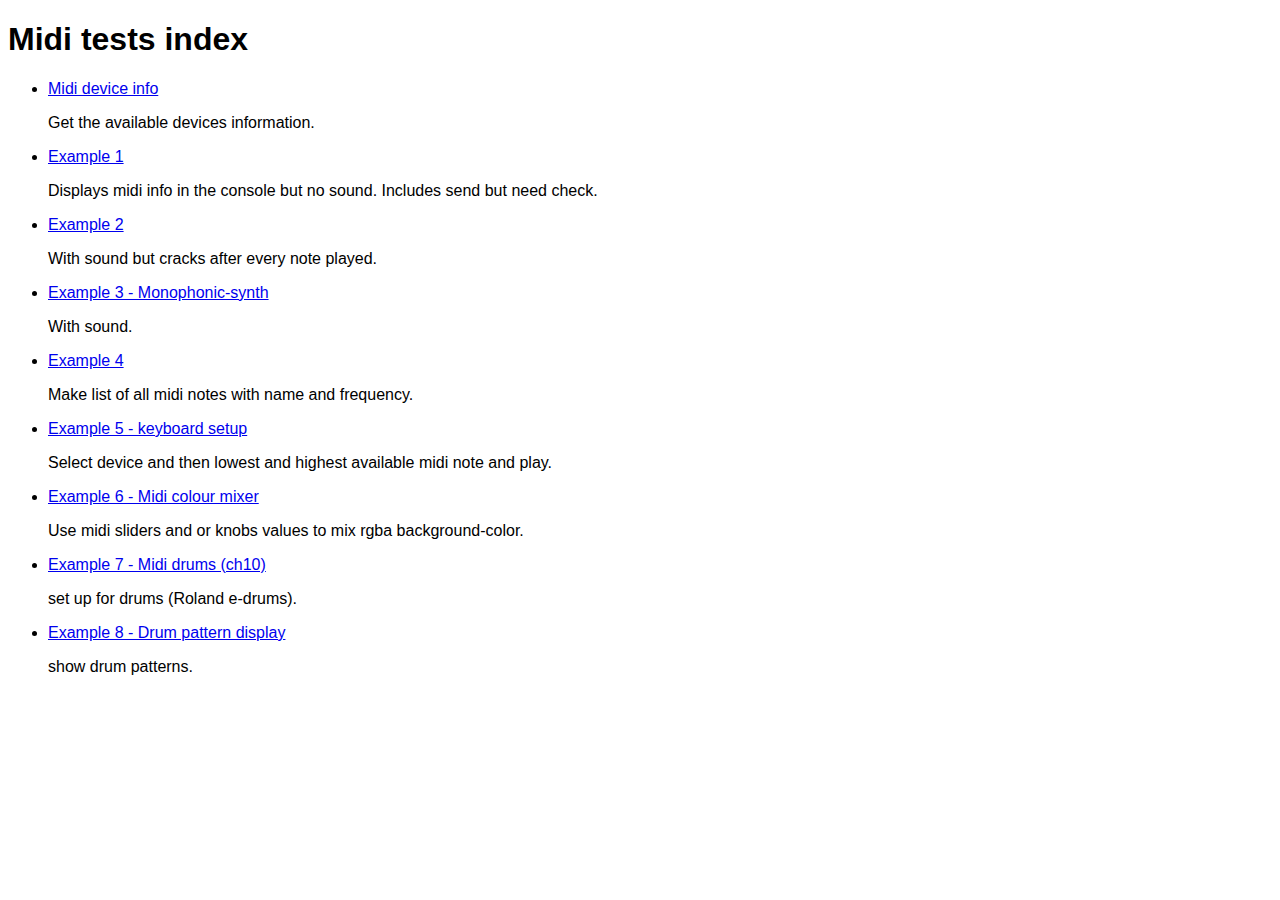
<file: index.html>
<!DOCTYPE html>
<html lang="en">
<head>
    <meta charset="UTF-8">
    <meta http-equiv="X-UA-Compatible" content="IE=edge">
    <meta name="viewport" content="width=device-width, initial-scale=1.0">
    <title>Midi - tests index</title>
    <style>body{font-family: Arial, Helvetica, sans-serif};p{margin-top: 0};</style>
</head>
<body>
<h1>Midi tests index</h1>
<ul>
    <li><a href="./midi-device.html">Midi device info</a><p>Get the available devices information.</p></li>
    <li><a href="./example-1.html">Example 1</a><p>Displays midi info in the console but no sound. Includes send but need check.</p></li>
    <li><a href="./example-2.html">Example 2</a><p>With sound but cracks after every note played.</p></li>
    <li><a href="./example-3.html">Example 3 - Monophonic-synth</a><p>With sound.</p></li>
    <li><a href="./example-4.html">Example 4</a><p>Make list of all midi notes with name and frequency.</p></li>
    <li><a href="./example-5.html">Example 5 - keyboard setup</a><p>Select device and then lowest and highest available midi note and play.</p></li>
    <li><a href="./example-6.html">Example 6 - Midi colour mixer</a><p>Use midi sliders and or knobs values to mix rgba background-color.</p></li>
    <li><a href="./example-7.html">Example 7 - Midi drums (ch10)</a><p>set up for drums (Roland e-drums).</p></li>
    <li><a href="./example-8.html">Example 8 - Drum pattern display</a><p> show drum patterns.</p></li>
</ul>
</body>
</html>
</file>
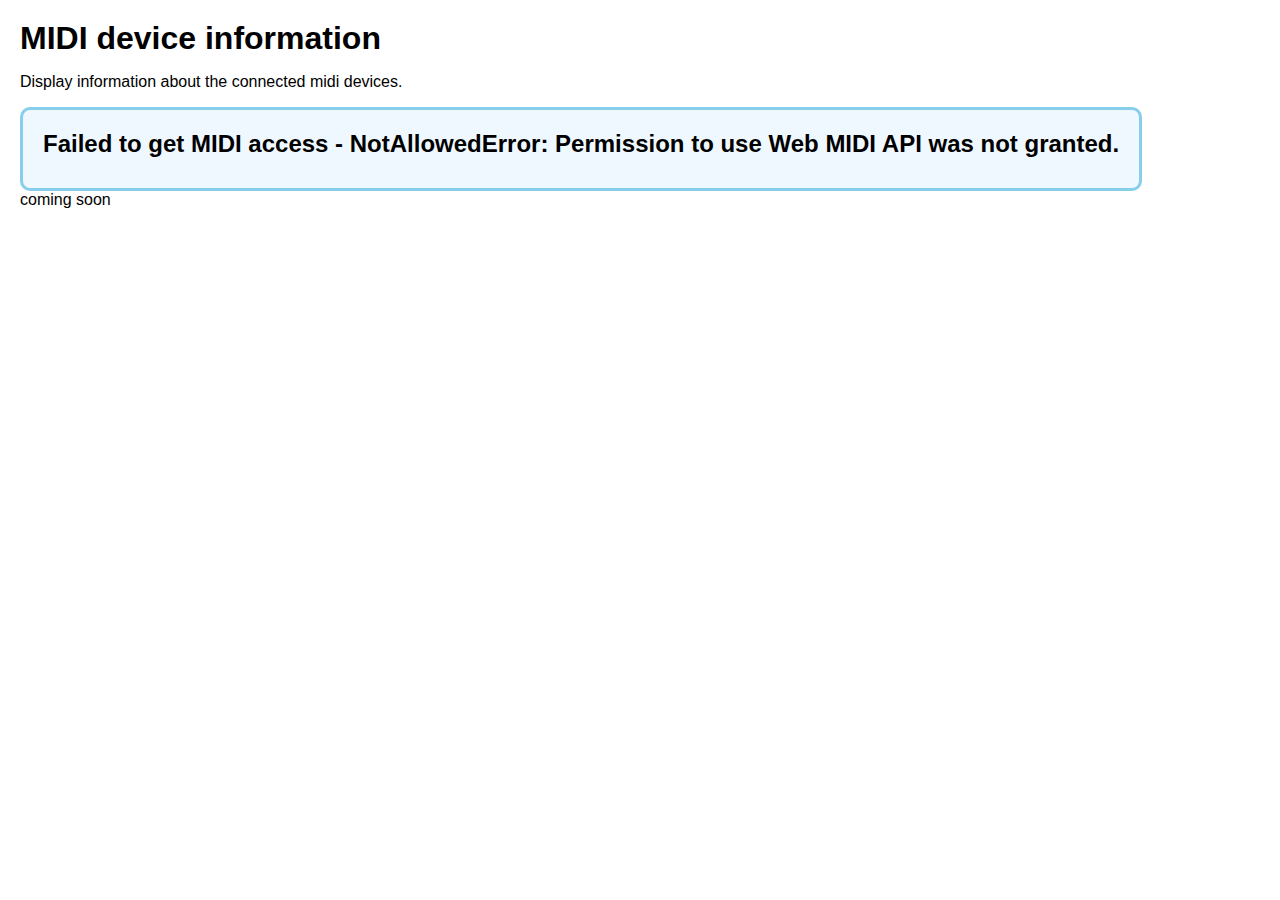
<file: all-midi-info.html>
<!DOCTYPE html>
<html lang="en">
<head>
    <meta charset="UTF-8">
    <meta name="viewport" content="width=device-width, initial-scale=1.0">
    <title>All Midi Information Received</title>

        <style>
        body{font-family: Arial, Helvetica, sans-serif; margin: 20px;}
        h1{margin: 0;}
        h2{margin: 0 0 10px 0;}
        .midiDevices{background-color:aliceblue; padding: 20px; border-radius: 10px; display:inline-block; border:solid 3px skyblue}
        .midiDevices p{font-weight: bold}
        .midiDevices li{margin-bottom: 5px;}
        .info{border: solid 3px lightgreen; background-color: snow; padding: 10px; border-radius: 10px; display:inline-block;}
    </style>
</head>
<body>
        <h1>MIDI device information</h1>
    <p>Display information about the connected midi devices.</p>

    <div class="midiDevices">
        <h2 class="midiSupport"></h2>
    </div>
    <div class="midiEvents">coming soon</div>
 <script src="./all-midi-info.js"></script>
</body>
</html>
</file>
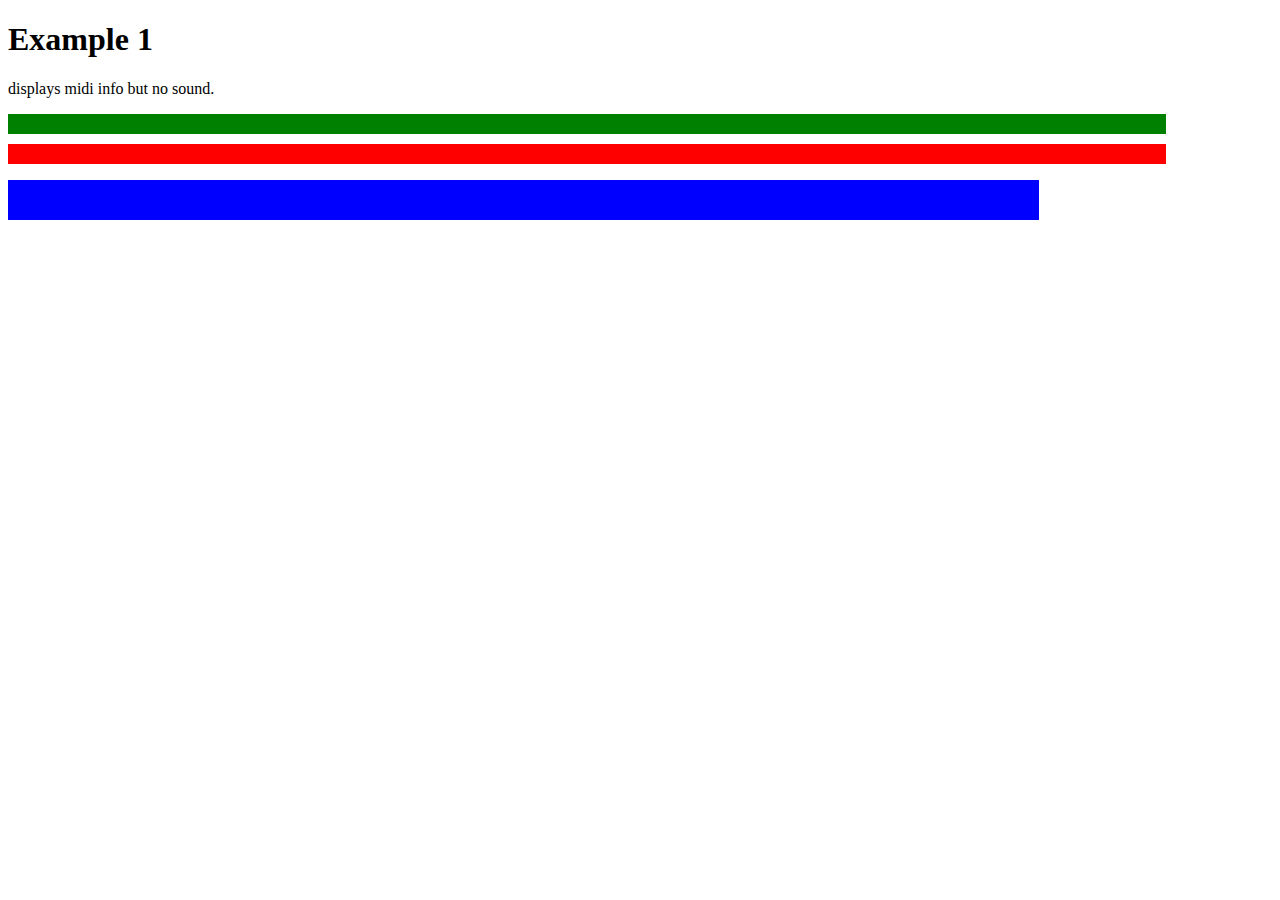
<file: example-1.html>
<!DOCTYPE html>
<html lang="en">
<head>
    <meta charset="UTF-8">
    <meta http-equiv="X-UA-Compatible" content="IE=edge">
    <meta name="viewport" content="width=device-width, initial-scale=1.0">
    <title>Midi - Example 1</title>
    <style>
        #display{
            background-color: blue;
            width:80%;
            padding:10px;
            min-height:20px;
            color: white;}
        #midi-in{
            background-color: green; color: white;padding: 10px;width:90%; margin-block: 10px;
        }
        #midi-out{background-color: red; color: white;;padding: 10px;width:90%;}
    </style>
</head>
<body>
    <h1>Example 1</h1>
    <p>displays midi info but no sound.</p>
    <div id ="midi-in"></div>
    <div id ="midi-out"></div>
    <ul id="display"></ul>
    
    <script src="./example-1.js"></script>
</body>
</html>
</file>
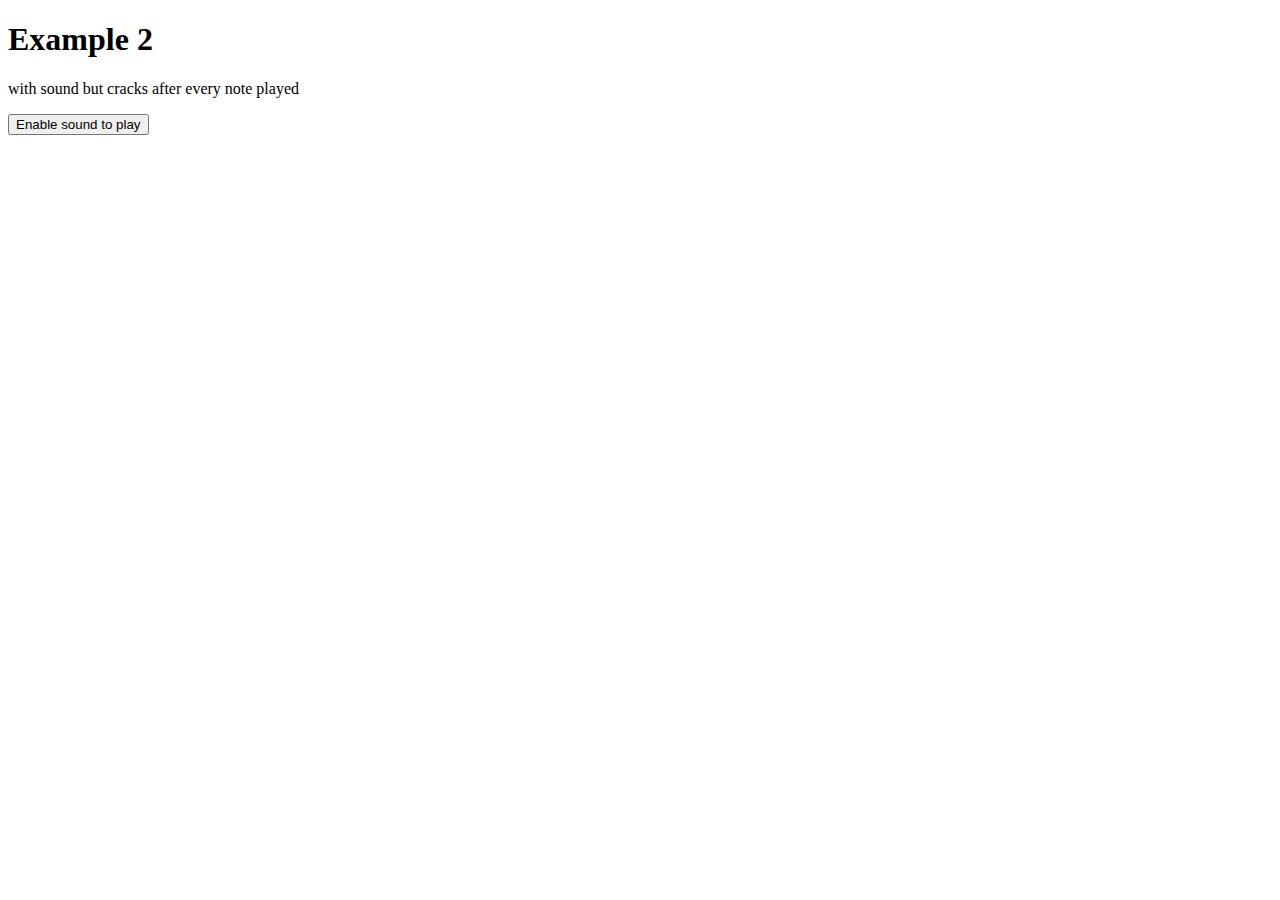
<file: example-2.html>
<!DOCTYPE html>
<html lang="en">
<head>
    <meta charset="UTF-8">
    <meta http-equiv="X-UA-Compatible" content="IE=edge">
    <meta name="viewport" content="width=device-width, initial-scale=1.0">
    <title>Midi - example 2</title>
</head>
<body>
    <h1>Example 2</h1>
    <p>with sound but cracks after every note played</p>
    <button>Enable sound to play</button>

    <script src="./example-2.js"></script>
</body>
</html>
</file>
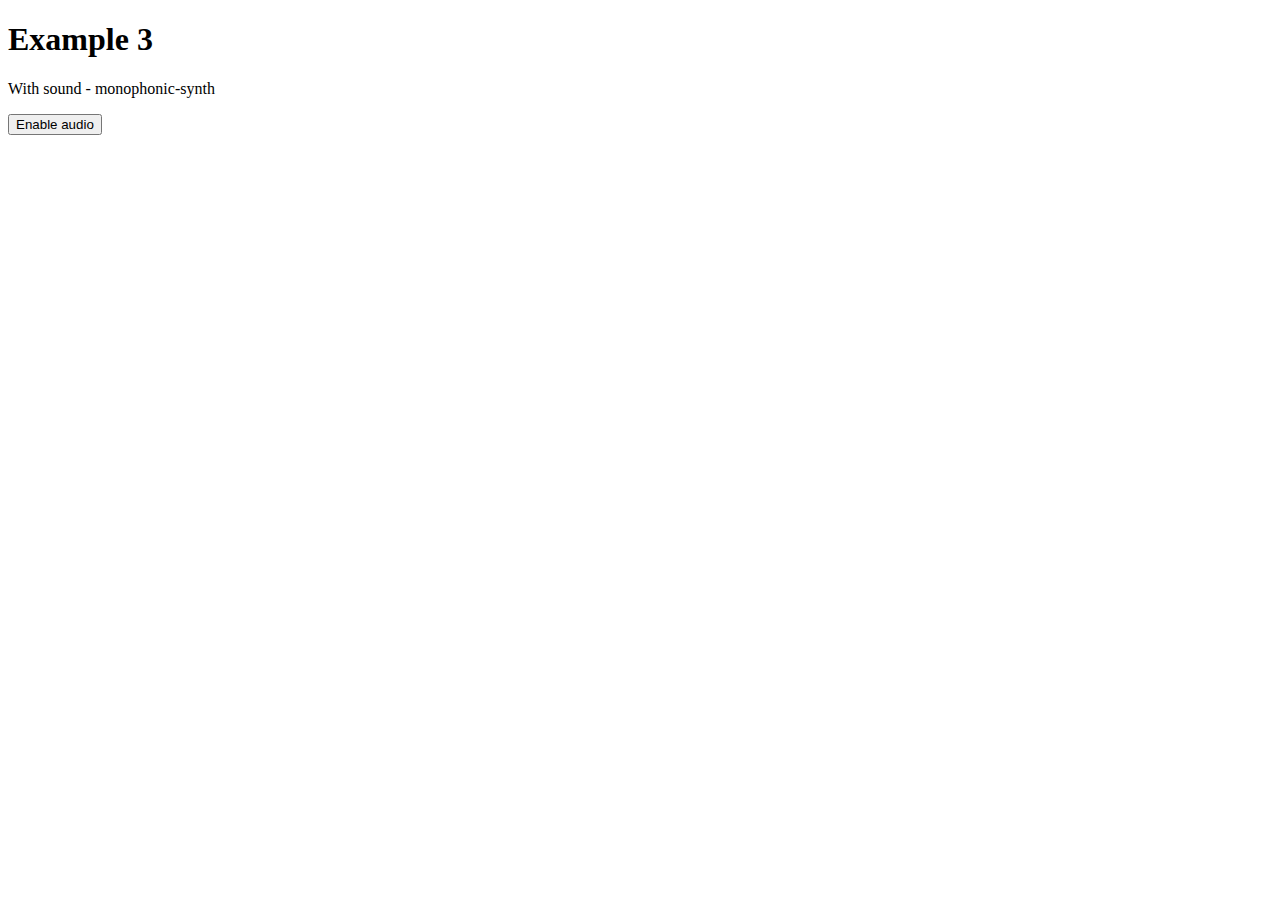
<file: example-3.html>
<!DOCTYPE html>
<html lang="en">
<head>
    <meta charset="UTF-8">
    <meta http-equiv="X-UA-Compatible" content="IE=edge">
    <meta name="viewport" content="width=device-width, initial-scale=1.0">
    <title>Midi - Example 3</title>
</head>
<body>
    <h1>Example 3</h1>
    <p>With sound - monophonic-synth</p>
    <button>Enable audio</button>

    <script src="./monophonic-synth.js"></script>
</body>
</html>
</file>
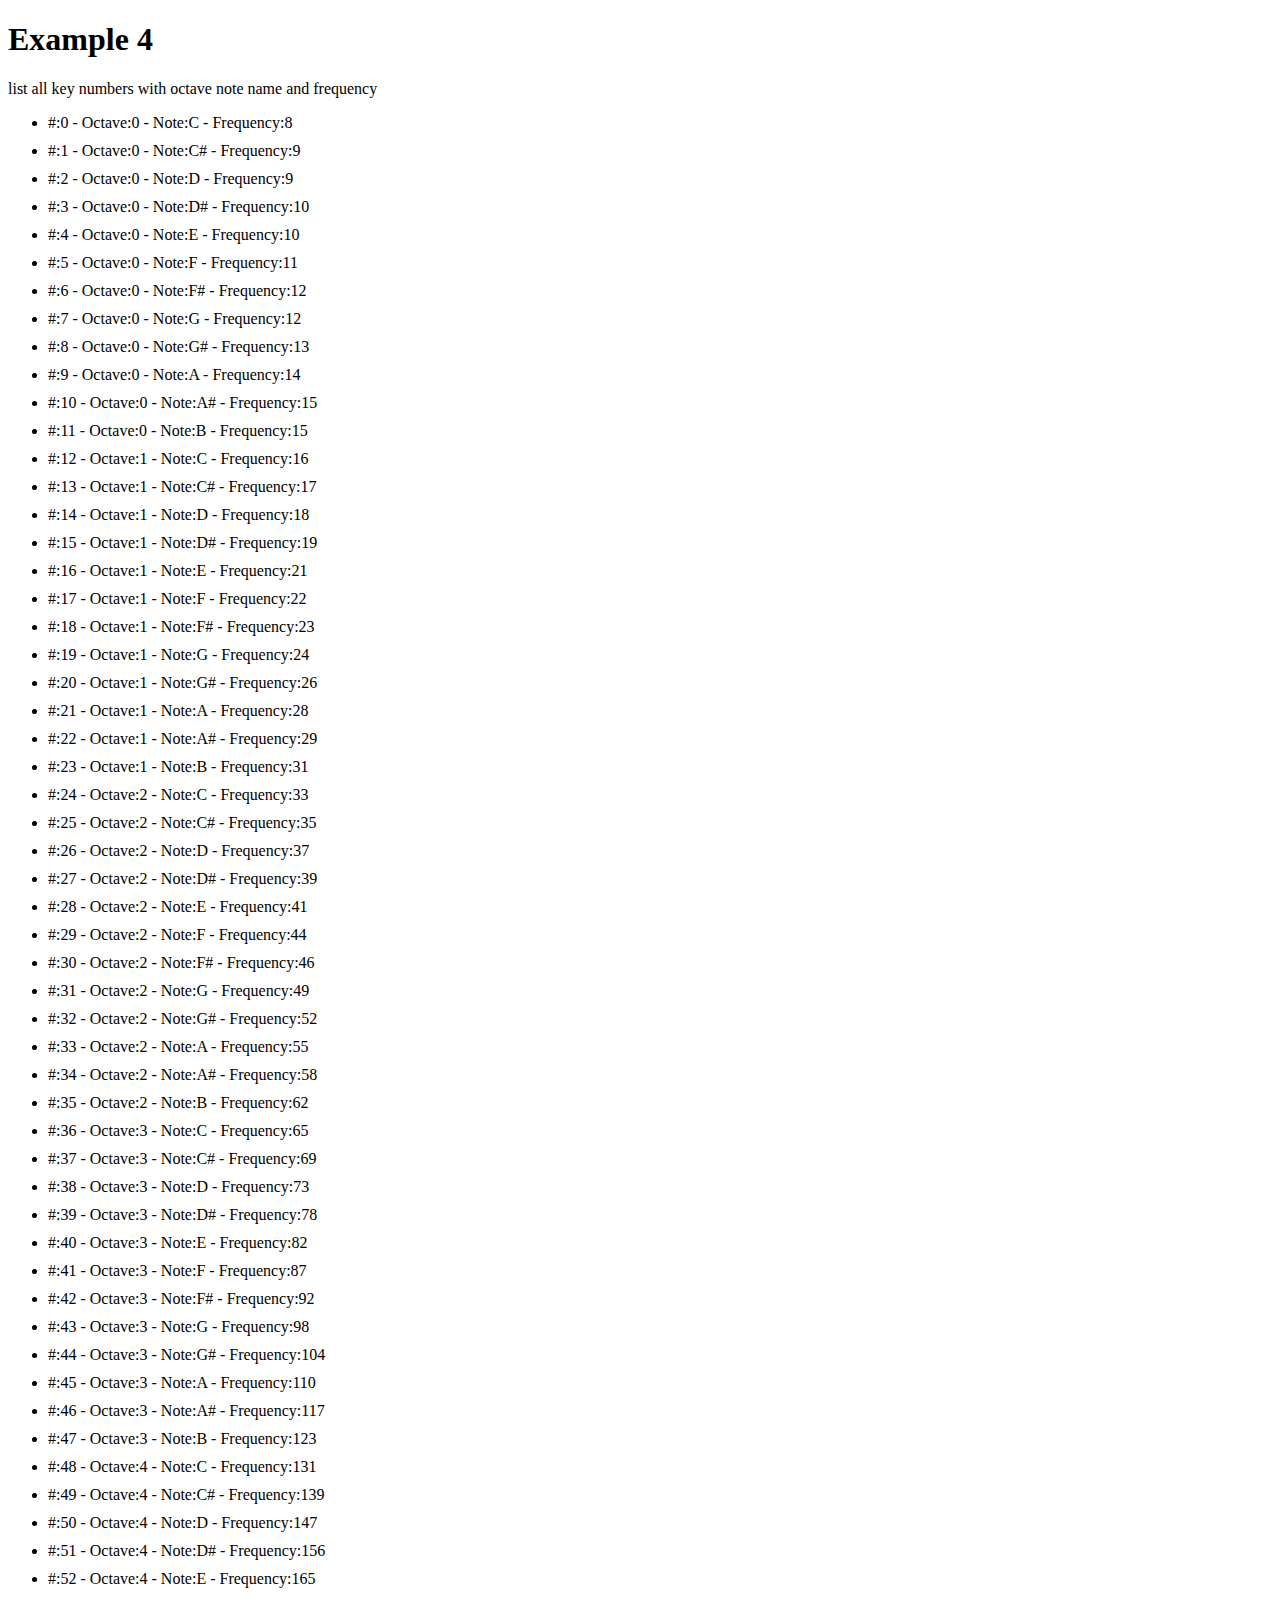
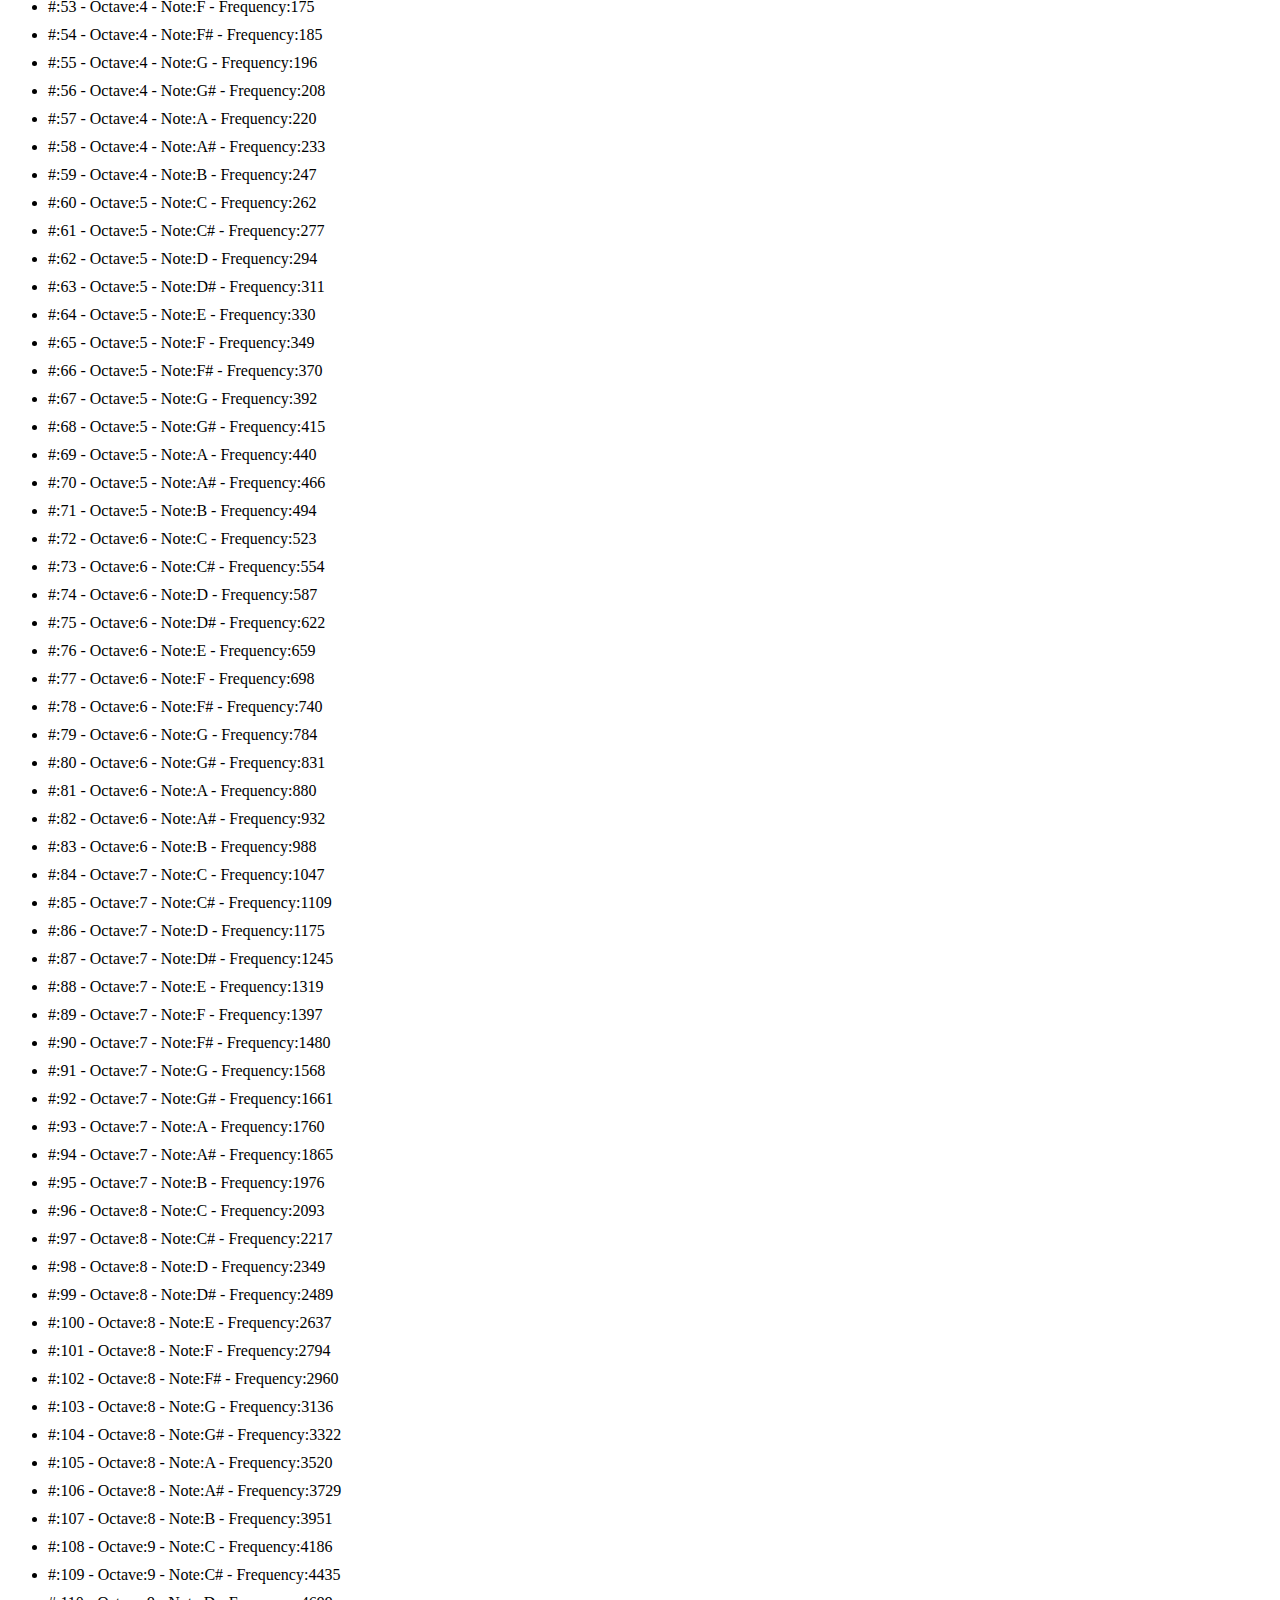
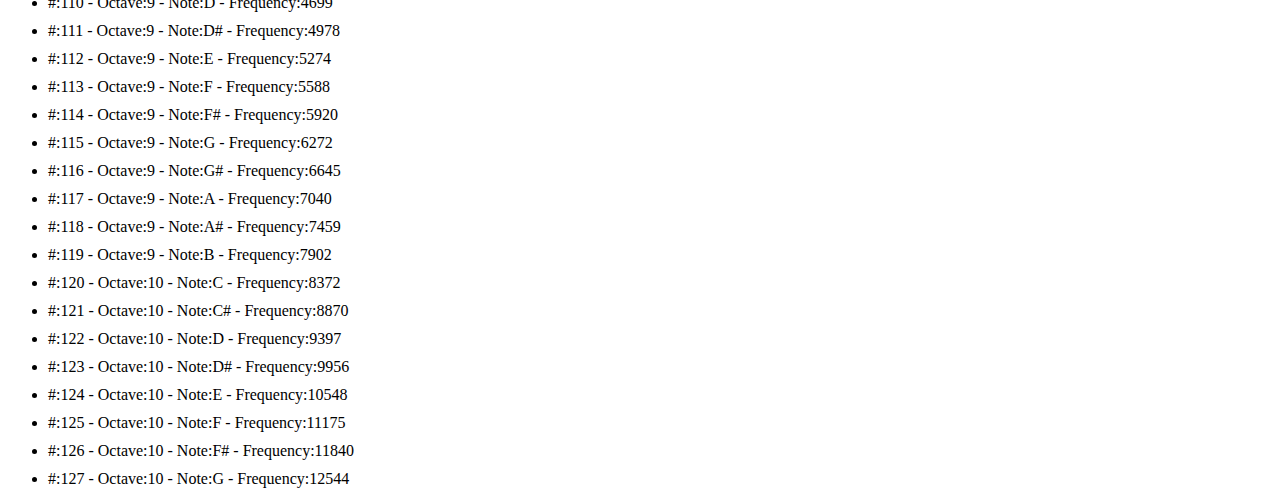
<file: example-4.html>
<!DOCTYPE html>
<html lang="en">
<head>
    <meta charset="UTF-8">
    <meta http-equiv="X-UA-Compatible" content="IE=edge">
    <meta name="viewport" content="width=device-width, initial-scale=1.0">
    <title>Midi - Example 4</title>
    <style>li{margin-bottom: 10px;}</style>
</head>
<body>
    <h1>Example 4</h1>
    <p>list all key numbers with octave note name and frequency</p>
    <!-- <button>Enable audio</button> -->
    <ul class="display"></ul>

    <script src="./example-4.js"></script>
</body>
</html>
</file>
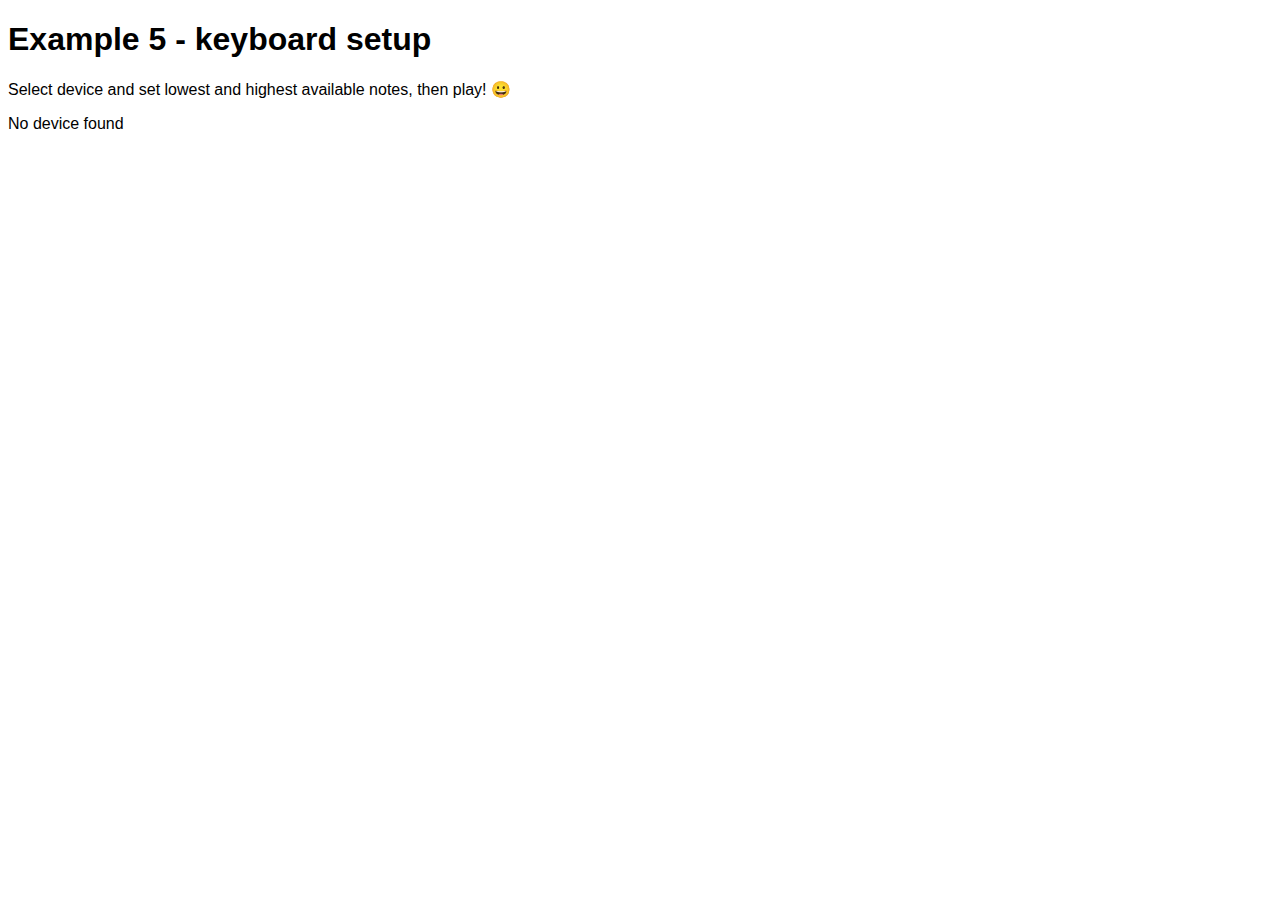
<file: example-5.html>
<!DOCTYPE html>
<html lang="en">
<head>
    <meta charset="UTF-8">
    <meta http-equiv="X-UA-Compatible" content="IE=edge">
    <meta name="viewport" content="width=device-width, initial-scale=1.0">
    <title>Midi - Example 5 - keyboard setup</title>
    <style>
        body{font-family: Arial, Helvetica, sans-serif;}
        .big{font-size: 22px;}
        li{margin-bottom: 10px;}
        .notes{margin: 0; padding:5px; border: solid 1px black; display: inline-block;}
        .notes li{display: inline-block; border:solid 1px black; margin:2px; padding:3px}
        .notes li.sharp {background-color: black; color: white; margin-top: 0}
        .notes li.C {background-color: lightpink; color: black; margin-top: 0}
        .notes li.sel {background-color: hotpink;}
        .notes li.A.sel{background-color: orange;}
        .notes li.B.sel{background-color: lime;}
        .notes li.C.sel{background-color: fuchsia;}
        .notes li.D.sel{background-color: orangered;}
        .notes li.E.sel{background-color: yellow;}
        .notes li.F.sel{background-color: purple;}
        .notes li.G.sel{background-color: red;}
        div.noteShow{margin-top: 10px; text-align: center; position: relative;height:60px;box-sizing: border-box;}
        div.noteShow div{
            box-sizing: border-box;
            position: relative;
            display:inline-block;
            width:60px; 
            height: 60px;
            overflow: hidden;
            border:solid 3px hotpink; 
            margin: 5px;text-align:center; padding: 5px; border-radius: 10px; font-size: 27px; font-weight: bold;}
        .noteShow sub{font-weight: normal; color: gray}
        .noteShow sup{font-weight: normal; margin: 0;}
    </style>
</head>
<body>
    <h1>Example 5 - keyboard setup</h1>
    <p>Select device and set lowest and highest available notes, then play! 😀</p>
    <p class="selectedDevice"></p>
    <p class="low"></p>
    <p class="high"></p>
    <div class="summary"></div>
    <div class="noteShow"></div>

    <script src="./example-5.js"></script>
</body>
</html>
</file>
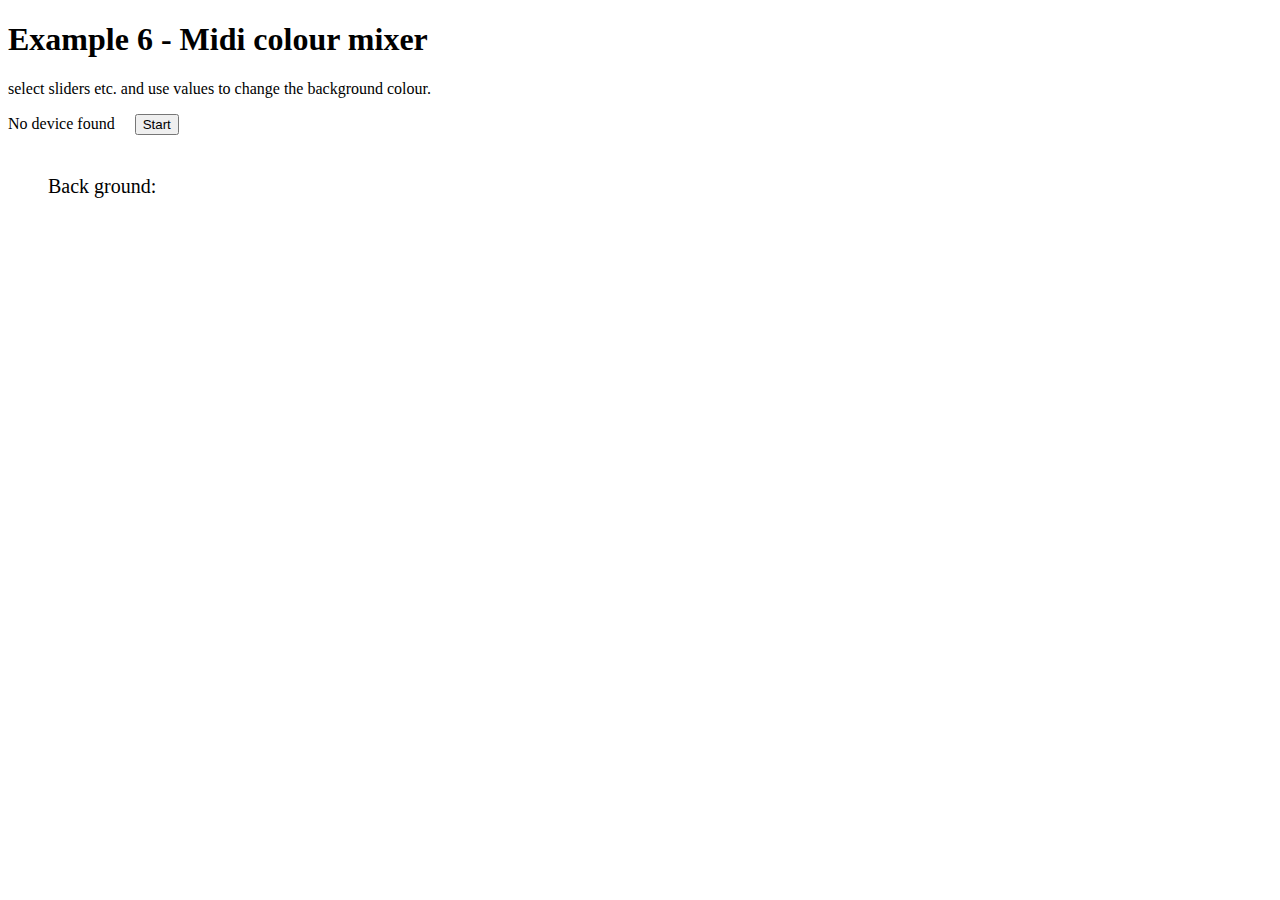
<file: example-6.html>
<!DOCTYPE html>
<html lang="en">
<head>
    <meta charset="UTF-8">
    <meta http-equiv="X-UA-Compatible" content="IE=edge">
    <meta name="viewport" content="width=device-width, initial-scale=1.0">
    <title>Midi - Example 6 - Midi colour mixer</title>
    <style>body{height: 100%; width: 100%; background-color:rgba(0, 0, 0, 0);}
        .display{display: inline-block; margin-right: 20px;}
        .colour{background-color: white; padding: 10px; font-size: 20px;display: inline-block;margin: 30px;}
    </style>
</head>
<body>
    <h1>Example 6 - Midi colour mixer</h1>
    <p>select sliders etc. and use values to change the background colour.</p>
    <div class="display"></div><button>Start</button>
    <div class="sliders"></div>
    <div class="colour">Back ground:<span></span></div>

    <script src="./example-6.js"></script>
</body>
</html>
</file>
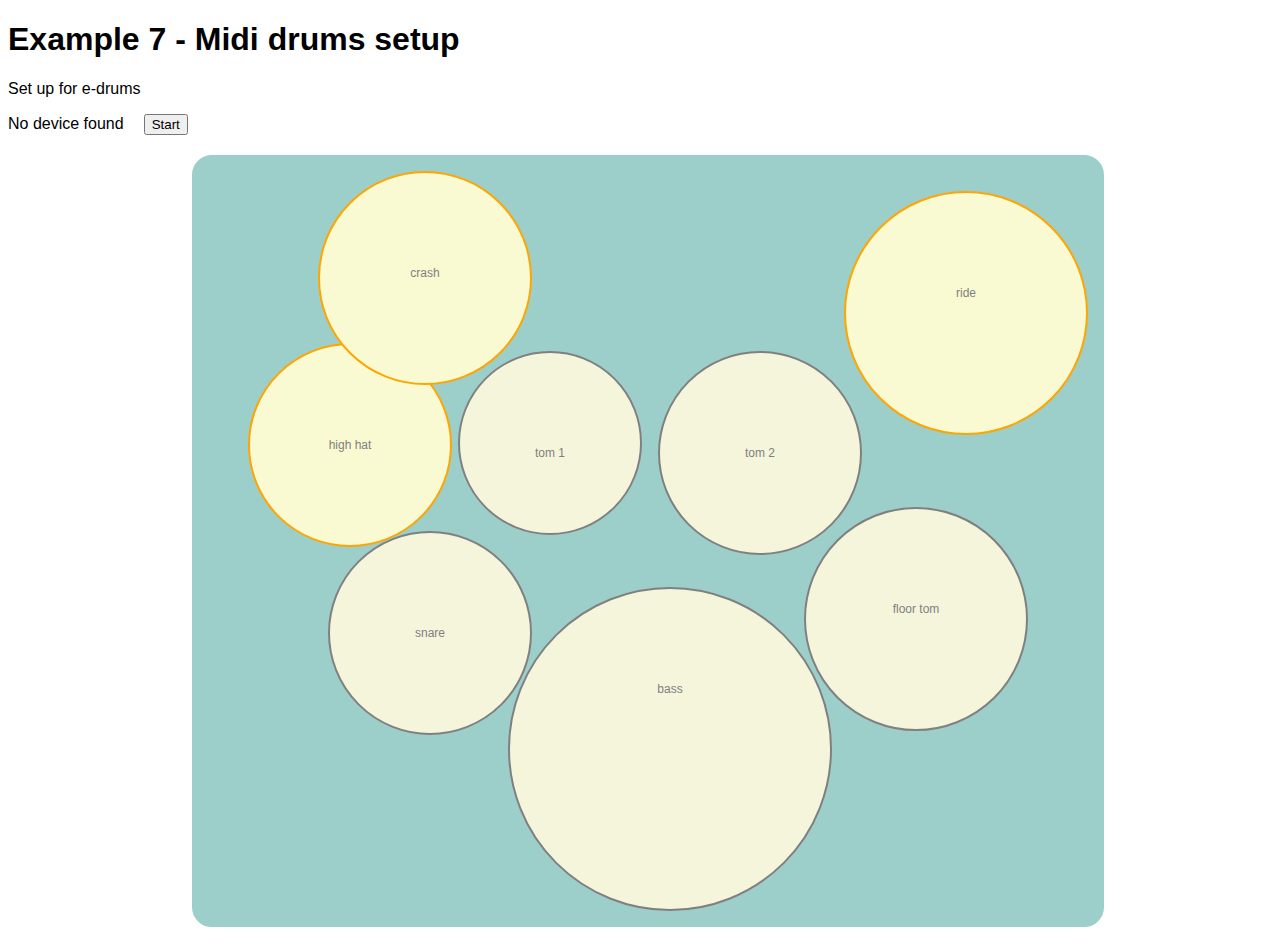
<file: example-7.html>
<!DOCTYPE html>
<html lang="en">
<head>
    <meta charset="UTF-8">
    <meta http-equiv="X-UA-Compatible" content="IE=edge">
    <meta name="viewport" content="width=device-width, initial-scale=1.0">
    <title>Midi - Example 7 - Midi drums setup</title>
    <style>body{height: 100%; width: 100%; background-color:rgba(0, 0, 0, 0); font-family:Arial, Helvetica, sans-serif;}
        .display{display: inline-block; margin-right: 20px;}
        .colour{background-color: white; padding: 10px; font-size: 20px;display: inline-block;margin: 30px;}
        .drums{border:solid 16px rgb(156, 206, 202); position: relative; height:740px; width: 880px; margin: 20px auto; border-radius: 20px; background-color: rgb(156, 206, 202);}
        .drums div{
            font-size: 12px;
            color: grey;
            text-align: center; 
            line-height: 200px;
             height: 200px; 
             width: 200px; 
             border-radius: 50%; 
             border: solid 2px grey; 
             background-color: beige;
             position: absolute;
            }
        .drums .highHat {background-color: lightgoldenrodyellow; border-color: orange; top:172px; left:40px}
        .drums .snare {top:360px; left:120px}
        .drums .bass {height: 320px; width: 320px; bottom:0; left: 300px;} 
        .drums .tom1 {height: 180px; width: 180px; left:250px; top:180px}
        .drums .tom2 {left:450px; top:180px}
        .drums .floorTom {height: 220px; width: 220px; right: 60px; bottom:180px}
        .drums .ride{background-color: lightgoldenrodyellow; border-color: orange; height: 240px; width: 240px; top:20px; right:0}
        .drums .crash{background-color: lightgoldenrodyellow; border-color: orange; height: 210px; width: 210px; top:0; left:110px}
        .drums div.active{border-color: greenyellow; background-color: lightgreen;}   
    </style>
</head>
<body>
    <h1>Example 7 - Midi drums setup</h1>
    <p>Set up for e-drums</p>
    <div class="display"></div><button>Start</button>
    <div class="drums">
        <div class="snare">snare</div>
        <div class="highHat">high hat</div>
        <div class="bass">bass</div>
        <div class="tom1">tom 1</div>
        <div class="tom2">tom 2</div>
        <div class="floorTom">floor tom</div>
        <div class="crash">crash</div>
        <div class="ride">ride</div>
    </div>

    <script src="./example-7.js"></script>
</body>
</html>
</file>
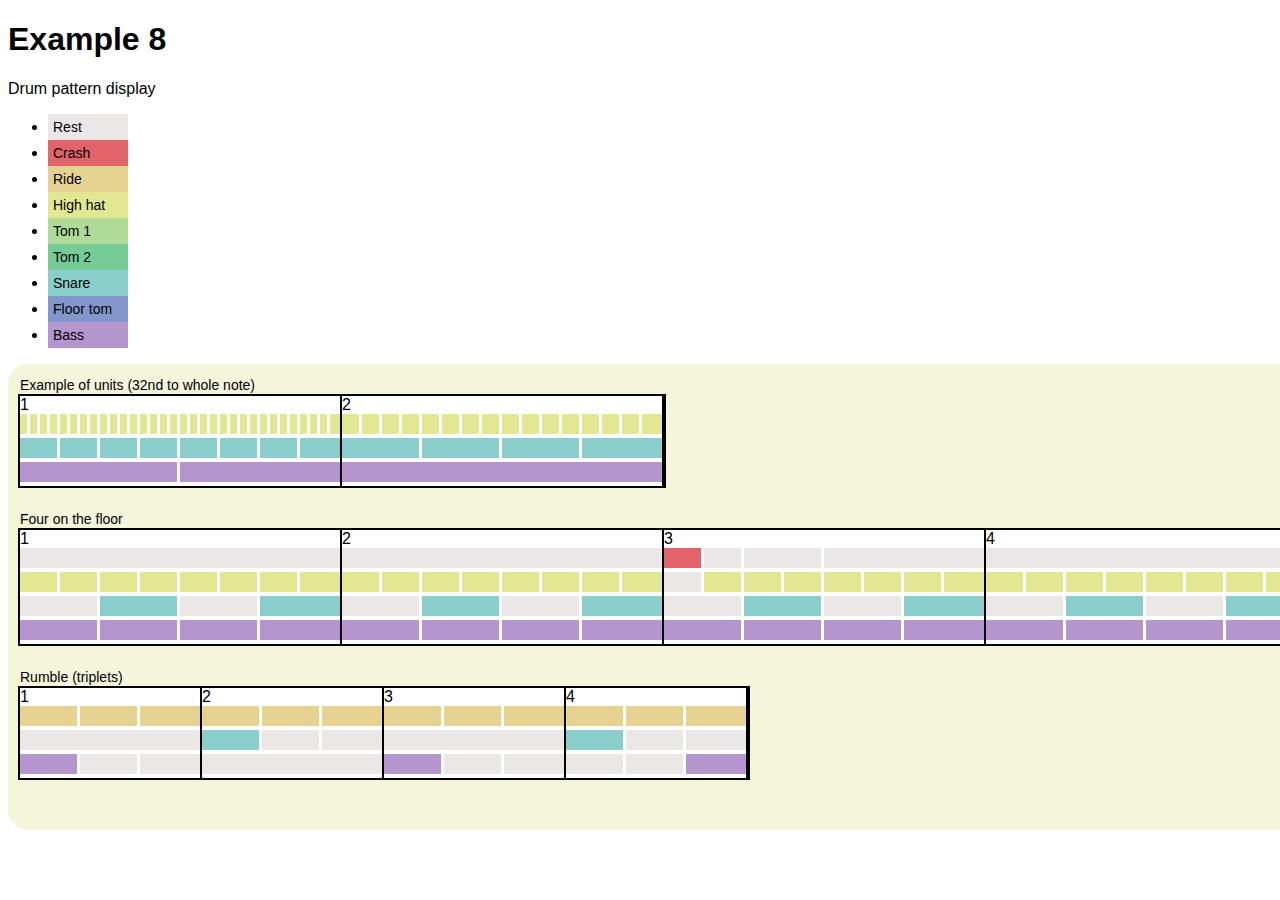
<file: example-8.html>
<!DOCTYPE html>
<html lang="en">
<head>
    <meta charset="UTF-8">
    <meta http-equiv="X-UA-Compatible" content="IE=edge">
    <meta name="viewport" content="width=device-width, initial-scale=1.0">
    <title>Midi - Example 8 Audio APi timing</title>
    <style>
        body{font-family: Arial, Helvetica, sans-serif;}
        .display{background-color: beige; width:max-content; padding:10px; border-radius: 20px}
        .display section{background-color: white; margin-bottom:40px; margin-top:20px;border: solid 2px black; width:max-content;;position: relative;}
        .display section p.title{position: absolute; top:-33px; font-size: 14px;}
        .display .bar{border-right: solid 2px black; height:100%; display: inline-block;}

        .bar div span{display: inline-block; height:20px; width: 80px; background-color: rgb(206, 170, 149); border-right: solid 3px white; box-sizing: border-box;}
        .bar div span:last-child{ border-right: none;}

        div.snare span{ background-color:rgb(137, 206, 202)}
        div.tom1 span{ background-color:rgb(176, 218, 152)}
        div.tom2 span{ background-color:rgb(118, 204, 151)}
        div.floorTom span{ background-color:rgb(131, 150, 204)}
        div.bass span{ background-color:rgb(180, 149, 206)}
        div.highHat span{ background-color: rgb(226, 231, 145)}
        div.ride span{ background-color: rgb(231, 211, 145)}
        div.crash span{ background-color: rgb(226, 99, 105)}
        div span.rest{ background-color: rgb(236, 231, 231)}
        ul li.bar div span {padding:5px; font-size: 14px; height: max-content;}
    </style>
</head>
<body>
    <h1>Example 8</h1>
    <p>Drum pattern display</p>
    <ul>
        <li class="bar"><div><span class="rest">Rest</span></div></li>
        <li class="bar"><div class="crash"><span>Crash</span></div></li>
        <li class="bar"><div class="ride"><span>Ride</span></div></li>
        <li class="bar"><div class="highHat"><span>High hat</span></div></li>
        <li class="bar"><div class="tom1"><span>Tom 1</span></div></li>
        <li class="bar"><div class="tom2"><span>Tom 2</span></div></li>
        <li class="bar"><div class="snare"><span>Snare</span></div></li>
        <li class="bar"><div class="floorTom"><span>Floor tom</span></div></li>
        <li class="bar"><div class="bass"><span>Bass</span></div></li>
    </ul>

    <div class="display"></div>
    
    <script src="./example-8.js"></script>
</body>
</html>
</file>
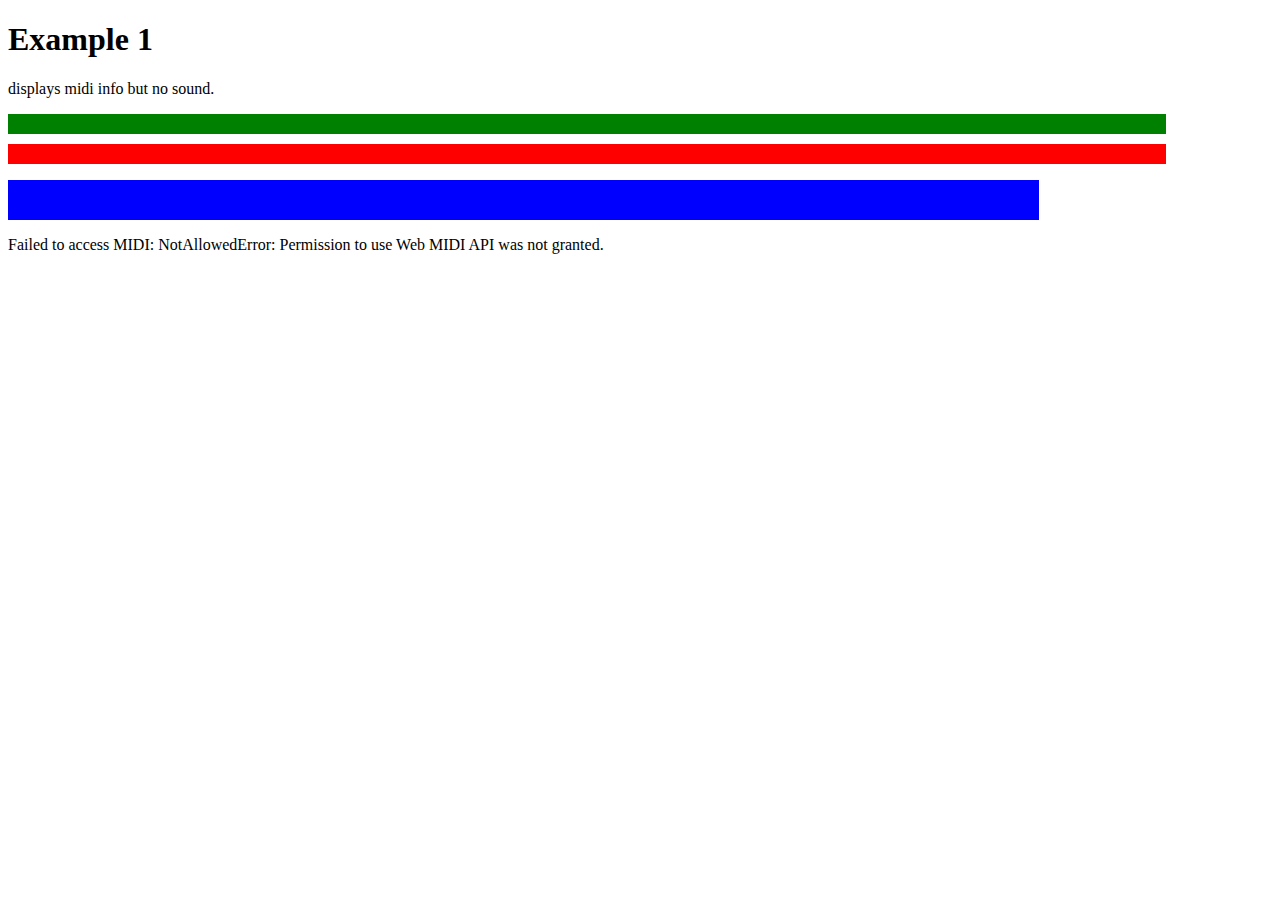
<file: example-9.html>
<!DOCTYPE html>
<html lang="en">
<head>
    <meta charset="UTF-8">
    <meta http-equiv="X-UA-Compatible" content="IE=edge">
    <meta name="viewport" content="width=device-width, initial-scale=1.0">
    <title>Midi - Example 9</title>
    <style>
        #display{
            background-color: blue;
            width:80%;
            padding:10px;
            min-height:20px;
            color: white;}
        #midi-in{
            background-color: green; color: white;padding: 10px;width:90%; margin-block: 10px;
        }
        #midi-out{background-color: red; color: white;;padding: 10px;width:90%;};

         #log { white-space: pre-wrap; font-family: monospace; }
    </style>
</head>
<body>
    <h1>Example 1</h1>
    <p>displays midi info but no sound.</p>
    <div id ="midi-in"></div>
    <div id ="midi-out"></div>
    <ul id="display"></ul>
    
    <div id="log">Waiting for midi input...</div>
    
    <script src="./example-9.js"></script>
</body>
</html>
</file>
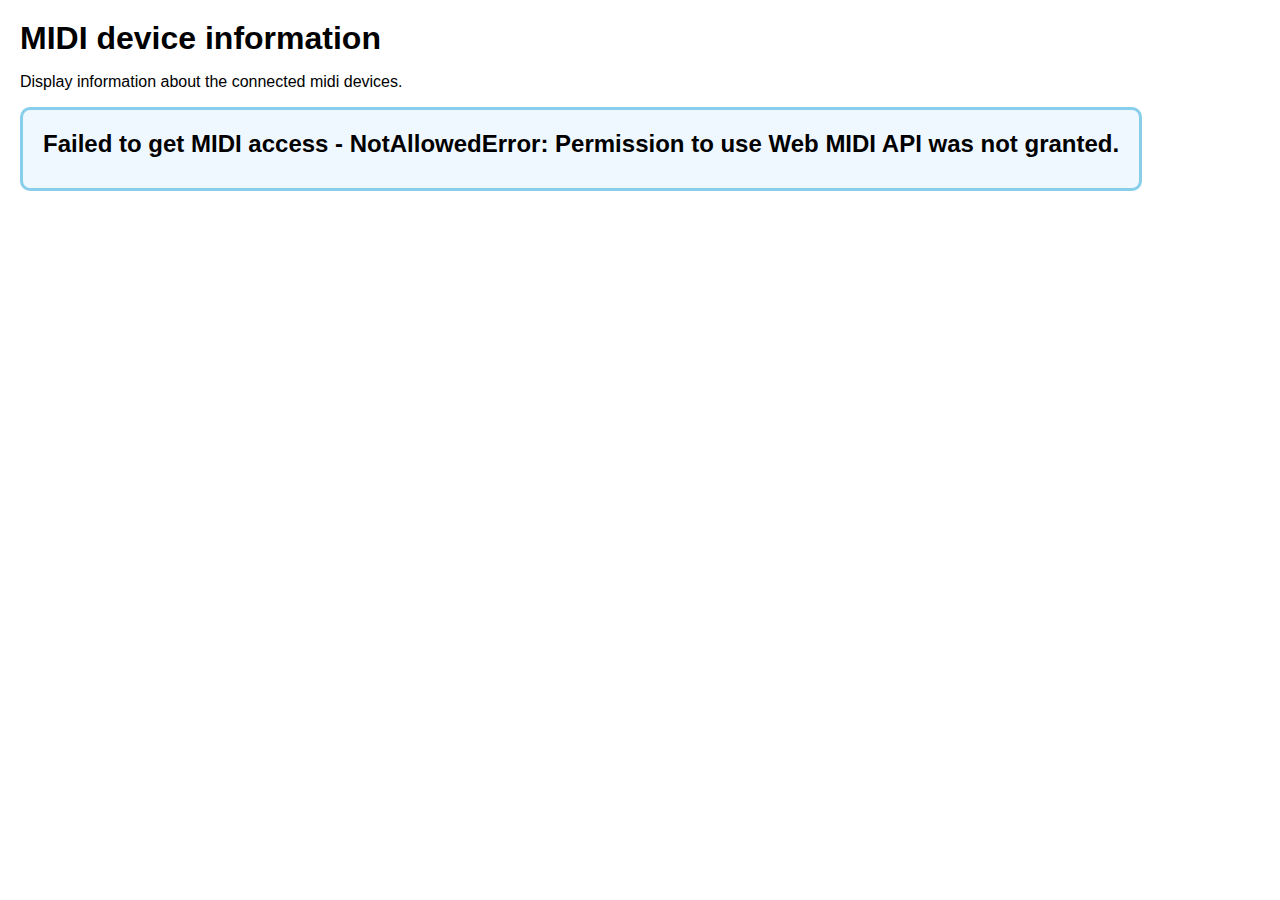
<file: midi-device.html>
<!DOCTYPE html>
<html lang="en">
<head>
    <meta charset="UTF-8">
    <meta http-equiv="X-UA-Compatible" content="IE=edge">
    <meta name="viewport" content="width=device-width, initial-scale=1.0">
    <style>
        body{font-family: Arial, Helvetica, sans-serif; margin: 20px;}
        h1{margin: 0;}
        h2{margin: 0 0 10px 0;}
        .midi{background-color:aliceblue; padding: 20px; border-radius: 10px; display:inline-block; border:solid 3px skyblue}
        .midi p{font-weight: bold}
        .midi li{margin-bottom: 5px;}
        .info{border: solid 3px lightgreen; background-color: snow; padding: 10px; border-radius: 10px; display:inline-block;}
    </style>
    <title>Midi device information</title>
</head>
<body>
    <h1>MIDI device information</h1>
    <p>Display information about the connected midi devices.</p>

    <div class="midi"></div>
    
    <script src="./midi-device.js"></script>
</body>
</html>
</file>
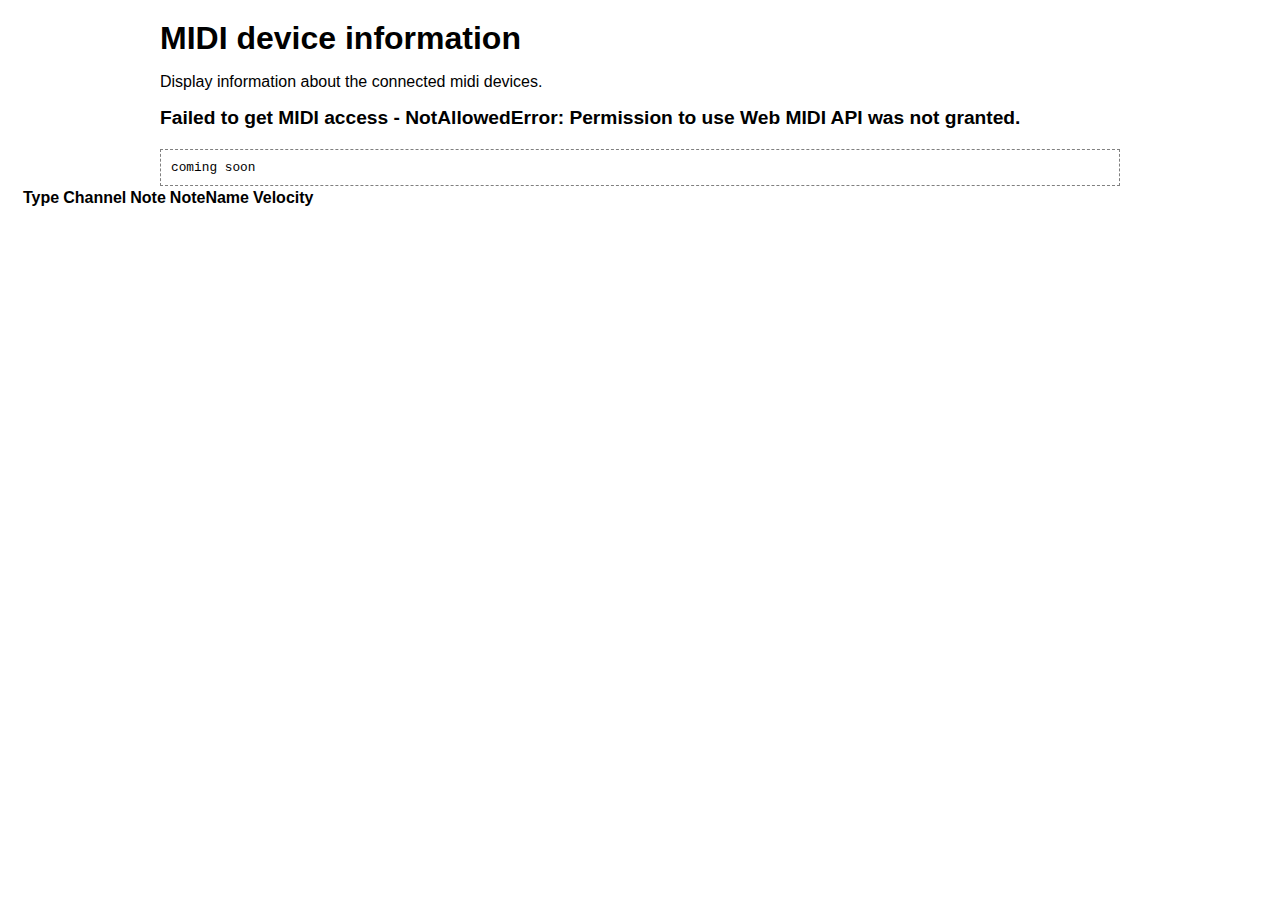
<file: midi-device-events/all-midi-info.html>
<!DOCTYPE html>
<html lang="en">
    <head>
        <meta charset="UTF-8">
        <meta name="viewport" content="width=device-width, initial-scale=1.0">
        <title>All Midi Information Received</title>

        <link rel="stylesheet" href="./all-midi-info.css">
    </head>
    <body>
        <div class="container">

            <h1>MIDI device information</h1>
            <p>Display information about the connected midi devices.</p>

            <div class="midiDevices">
                <h2 class="midiSupport"></h2>
</div>
                <div class="midiEvents">coming soon</div>

            </div>
            <!-- for table test -->
            <div class="midi-div"></div>

            <script src="./all-midi-info.js"></script>
        </body>
    </html>
</file>
<file: midi-device-events/all-midi-info.css>
body {
  font-family: Arial, Helvetica, sans-serif;
  margin: 20px;
}

.container {
  max-width: 960px;
  margin: auto;
}

h1 {
  margin: 0;
}

h2 {
  margin: 0 0 10px 0;
  font-size: 1.2em;
}

.midiDevices {
  /* background-color: aliceblue;
  padding: 20px;
  border-radius: 10px;
  display: inline-block;
  border: solid 1px skyblue; */
}

.midiDevices p {
  font-weight: bold;
  margin: 0 0 10px 0;
}

.midiDevices ol {
  margin-bottom: 20px;
  font-size: 90%;
}

.midiDevices li {
  margin-bottom: 5px;
}

.info {
  border: dashed 1px grey;
  background-color: snow;
  padding: 10px 20px;
  border-radius: 5px;
  display: inline-block;
}

.midiEvents {
  font-size: 80%;
  font-family: "Courier New", Courier, monospace;
  margin-top: 20px;
  border: dashed 1px grey;
  /* max-height: 500px; */
  overflow-y: auto;
  padding: 10px;
}
</file>
